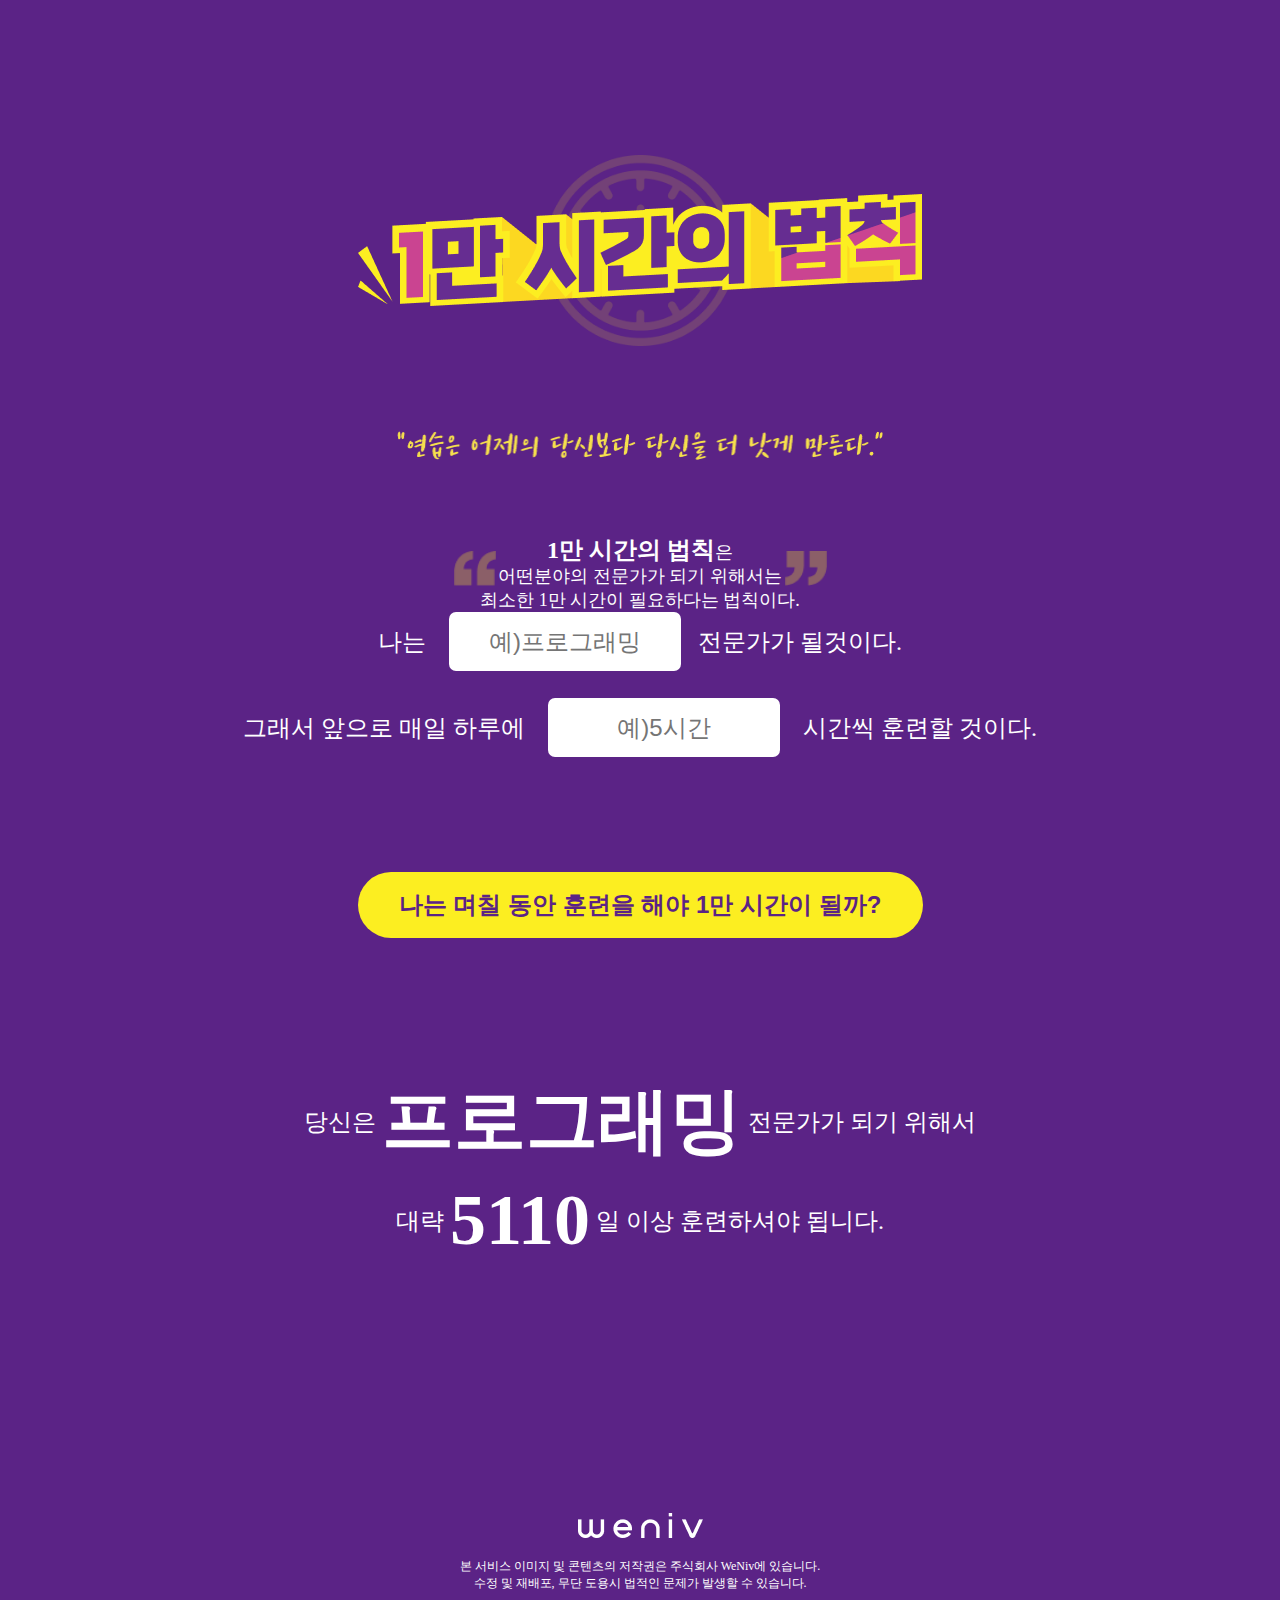
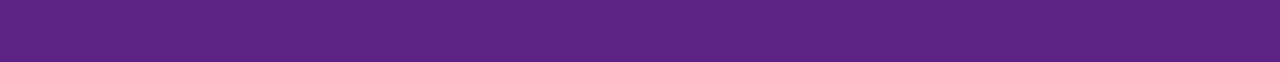
<file: index.html>
<!DOCTYPE html>
<html lang="en">

<head>
    <meta charset="UTF-8">
    <meta http-equiv="X-UA-Compatible" content="IE=edge">
    <meta name="viewport" content="width=device-width, initial-scale=1.0">
    <title>1만 시간의 법칙</title>
    <link rel="stylesheet" href="style/reset.css">
    <link rel="stylesheet" href="style/style.css">
</head>

<body>
    <div id="app">
        <h1 class="tit-law">
            <img src="images-law/title.png" alt="1만 시간의 법칙" class="img-tit">
        </h1>
        <img src="images-law/txt_subtitle.png" alt="연습은 어제의 당신보다 당신을 더 낫게 만든다." class="img-txt">
        <p class="txt-desc">
            <strong> 1만 시간의 법칙</strong>은<br> 어떤분야의 전문가가 되기 위해서는<br> 최소한 1만 시간이 필요하다는 법칙이다.
        </p>
        <p class="txt-wannabe">
            나는 <input type="text" placeholder="예)프로그래밍">전문가가 될것이다.
        </p>
        <p class="txt-time">
            그래서 앞으로 매일 하루에 <input type="text" placeholder="예)5시간"> 시간씩 훈련할 것이다.
        </p>
        <button type="button" class="btn-exc">나는 며칠 동안 훈련을 해야 1만 시간이 될까?</button>
        <div class="cont-result">
            <p class="txt-wannabe">
                당신은 <strong>프로그래밍</strong> 전문가가 되기 위해서
            </p>
            <p class="txt-time">
                대략 <strong>5110</strong> 일 이상 훈련하셔야 됩니다.
            </p>
        </div>
        <footer class="cont-footer">
            <img src="images-law/weniv.png" alt="weniv" class="img-footer">
            <p class="txt-footer">본 서비스 이미지 및 콘텐츠의 저작권은 주식회사 WeNiv에 있습니다.</p>
            <p class="txt-footer">
                수정 및 재배포, 무단 도용시 법적인 문제가 발생할 수 있습니다.
            </p>

        </footer>
    </div>

</body>

</html>
</file>
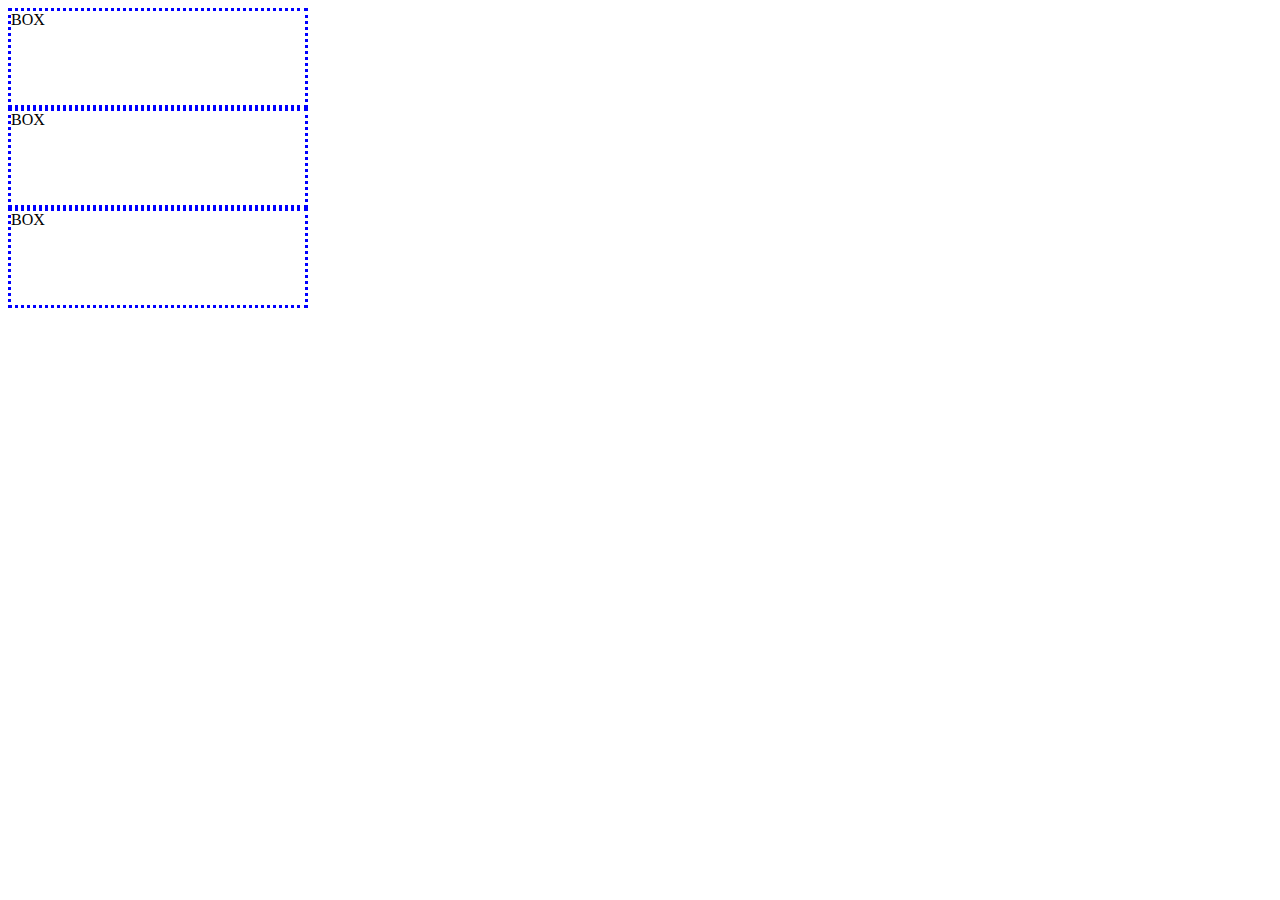
<file: quiz.html>
<!DOCTYPE html>
<html lang="ko">

<head>
    <meta charset="UTF-8">
    <meta http-equiv="X-UA-Compatible" content="IE=edge">
    <meta name="viewport" content="width=device-width, initial-scale=1.0">
    <title>Document</title>
    <style>
        div {
            width: 300px;

            height: 100px;
            border: 3px dotted blue;
            box-sizing: border-box;
            /* margin: 30px;
            padding-left: 30px;
            padding-right: 30px;
            background: green;
            padding-top: 40px;
            padding-bottom: 40px; */

        }
    </style>
</head>


<body>
    <div>
        BOX
    </div>

    <div>
        BOX
    </div>

    <div>
        BOX
    </div>



</body>

</html>
</file>
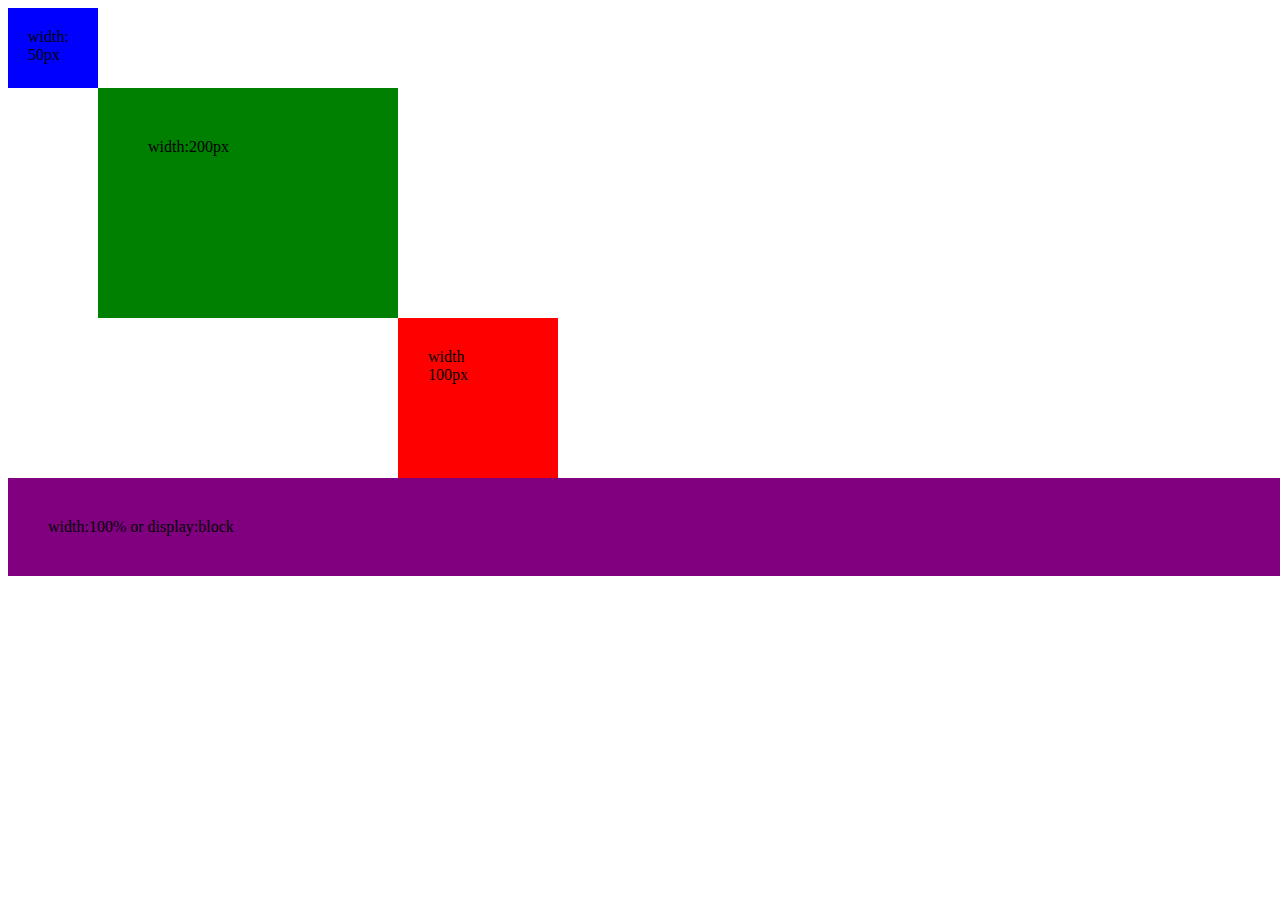
<file: quiz2.html>
<!DOCTYPE html>
<html lang="ko">

<head>
    <meta charset="UTF-8">
    <meta http-equiv="X-UA-Compatible" content="IE=edge">
    <meta name="viewport" content="width=device-width, initial-scale=1.0">
    <title>Document</title>
    <style>
        .box1 {
            width: 50px;
            height: 40px;
            background: blue;
            padding: 20px;

        }

        .box2 {
            width: 200px;
            height: 130px;
            margin-left: 90px;
            padding: 50px;
            background: green;
        }

        .box3 {
            width: 100px;
            height: 100px;
            background: red;
            margin-left: 390px;
            padding: 30px;
        }

        .box4 {
            width: 100%;
            background: purple;
            padding: 40px;
        }
    </style>
</head>


<body>
    <div class="box1">
        width:
        </br>
        50px
    </div>

    <div class="box2">
        width:200px
    </div>

    <div class="box3">
        width
        </br>
        100px
    </div>

    <div class="box4">
        width:100% or display:block
    </div>



</body>

</html>
</file>
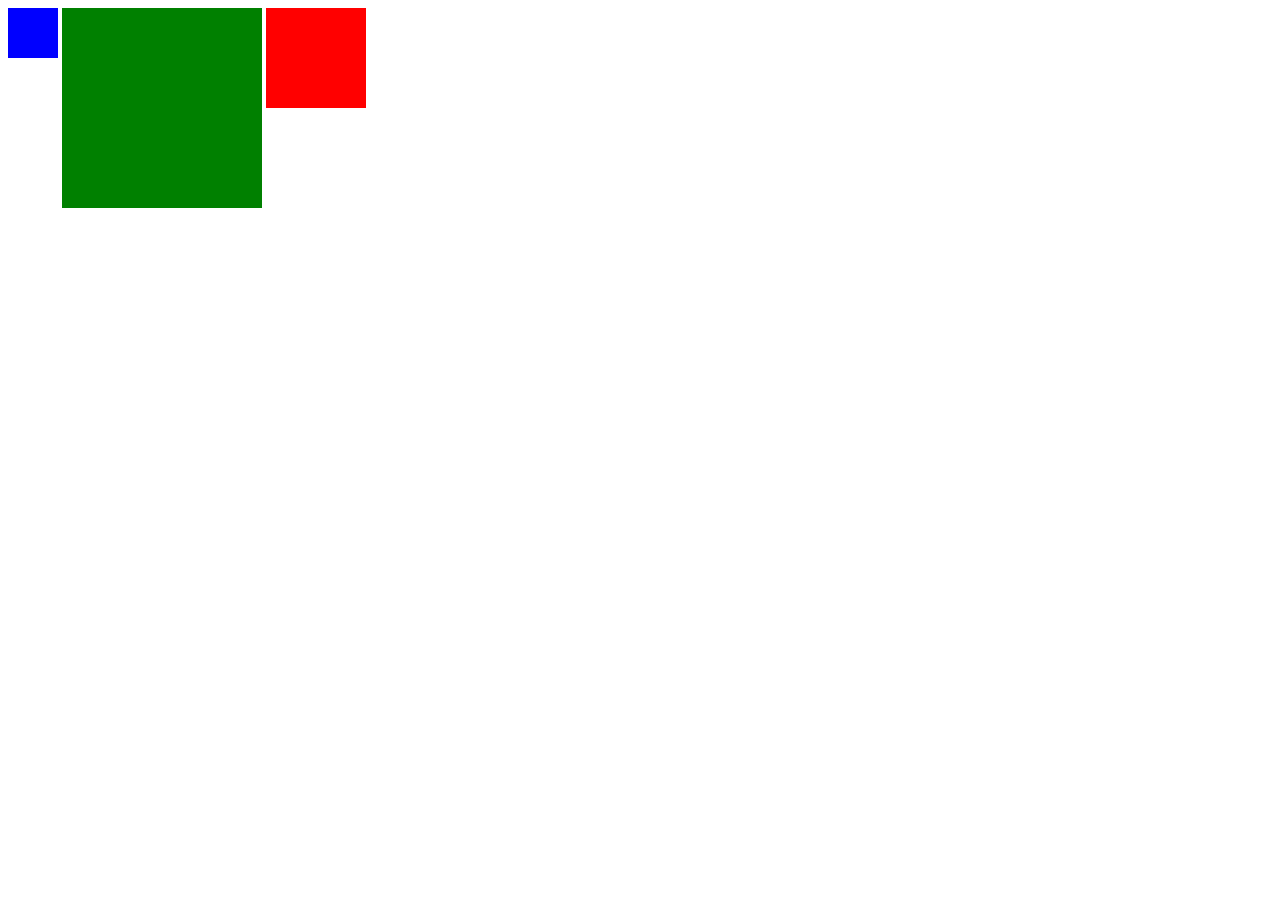
<file: quiz3.html>
<!DOCTYPE html>
<html lang="ko">

<head>
    <meta charset="UTF-8">
    <meta http-equiv="X-UA-Compatible" content="IE=edge">
    <meta name="viewport" content="width=device-width, initial-scale=1.0">
    <title>Document</title>
    <style>
        div {
            vertical-align: top;
            /* float: left; */
        }

        .box1 {
            display: inline-block;
            /* float: left; */
            width: 50px;
            height: 50px;
            background: blue;

        }

        .box2 {
            /* float: left; */
            display: inline-block;
            width: 200px;
            height: 200px;
            background: green;
        }

        .box3 {
            /* float: left; */
            display: inline-block;
            width: 100px;
            height: 100px;
            background: red;
        }

        .box4 {
            display: block;
            background: purple;

        }
    </style>
</head>


<body>
    <div class="box1">

    </div>

    <div class="box2">

    </div>

    <div class="box3">

    </div>
    <!-- 
    <div class="box4">
        width:100% or display:block
    </div> -->



</body>

</html>
</file>
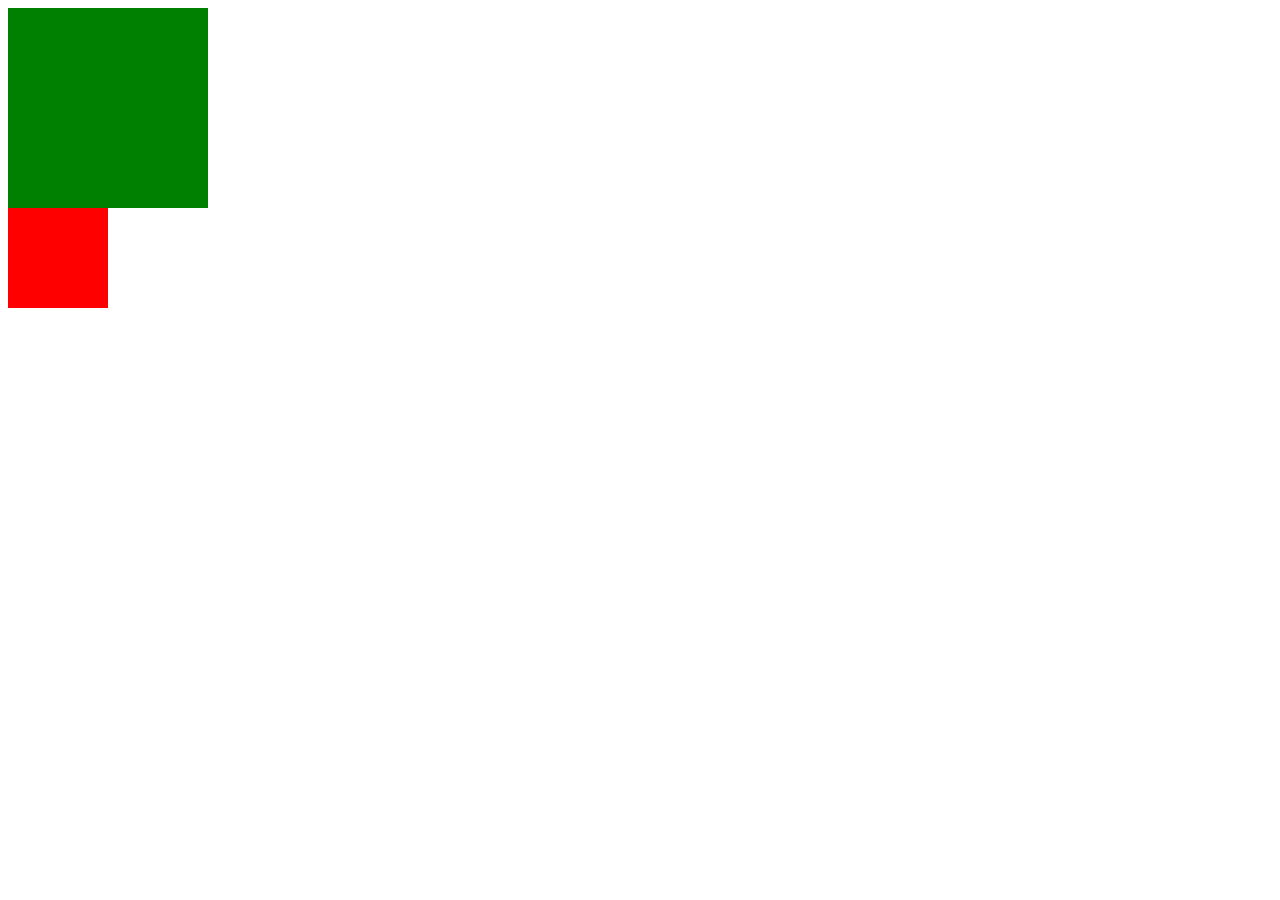
<file: quiz4.html>
<!DOCTYPE html>
<html lang="ko">

<head>
    <meta charset="UTF-8">
    <meta http-equiv="X-UA-Compatible" content="IE=edge">
    <meta name="viewport" content="width=device-width, initial-scale=1.0">
    <title>Document</title>
    <style>
        .clear-fix::after {
            display: block;
            content: '';
            clear: both;
        }

        div {
            vertical-align: top;

        }

        .box1 {
            float: left;
            width: 50px;
            height: 50px;
            background: blue;

        }

        .box2 {

            width: 200px;
            height: 200px;
            background: green;
        }

        .box3 {

            width: 100px;
            height: 100px;
            background: red;
        }

        .parent {}
    </style>
</head>


<body>
    <div class="parent clear-fix">

    </div>

    <div class="box2">

    </div>

    <div class="box3">

    </div>
    <div class="box4">

    </div>



</body>

</html>
</file>
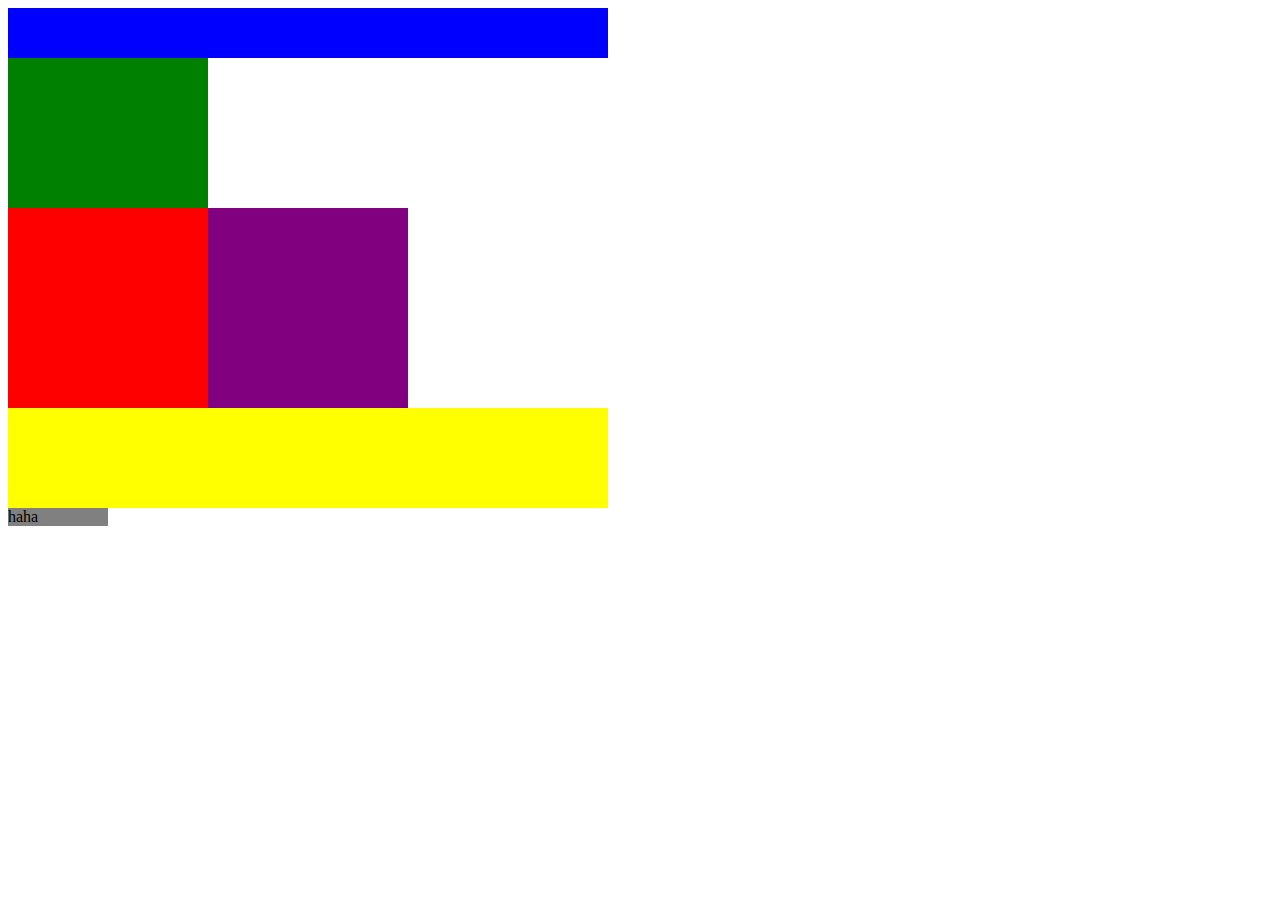
<file: quiz5.html>
<!DOCTYPE html>
<html lang="ko">

<head>
    <meta charset="UTF-8">
    <meta http-equiv="X-UA-Compatible" content="IE=edge">
    <meta name="viewport" content="width=device-width, initial-scale=1.0">
    <title>Document</title>
    <style>
        .box1 {
            float: left;
            width: 600px;
            height: 50px;
            background: blue;

        }

        .box2 {

            width: 200px;
            height: 200px;
            background: green;
        }

        .box3 {
            float: left;
            width: 200px;
            height: 200px;
            background: red;
        }


        .box4 {
            float: left;

            width: 200px;
            height: 200px;
            background: purple;
        }


        .box5 {

            width: 600px;
            height: 100px;
            background: yellow;
            clear: both;
        }

        #a {
            width: 100px;
            background-color: gray;
        }
    </style>
</head>


<body>
    <div class="box1"> </div>
    <div class="box2"> </div>
    <div class="box3"> </div>
    <div class="box4"> </div>
    <div class="box5"> </div>
    <div id="a">haha</div>



</body>

</html>
</file>
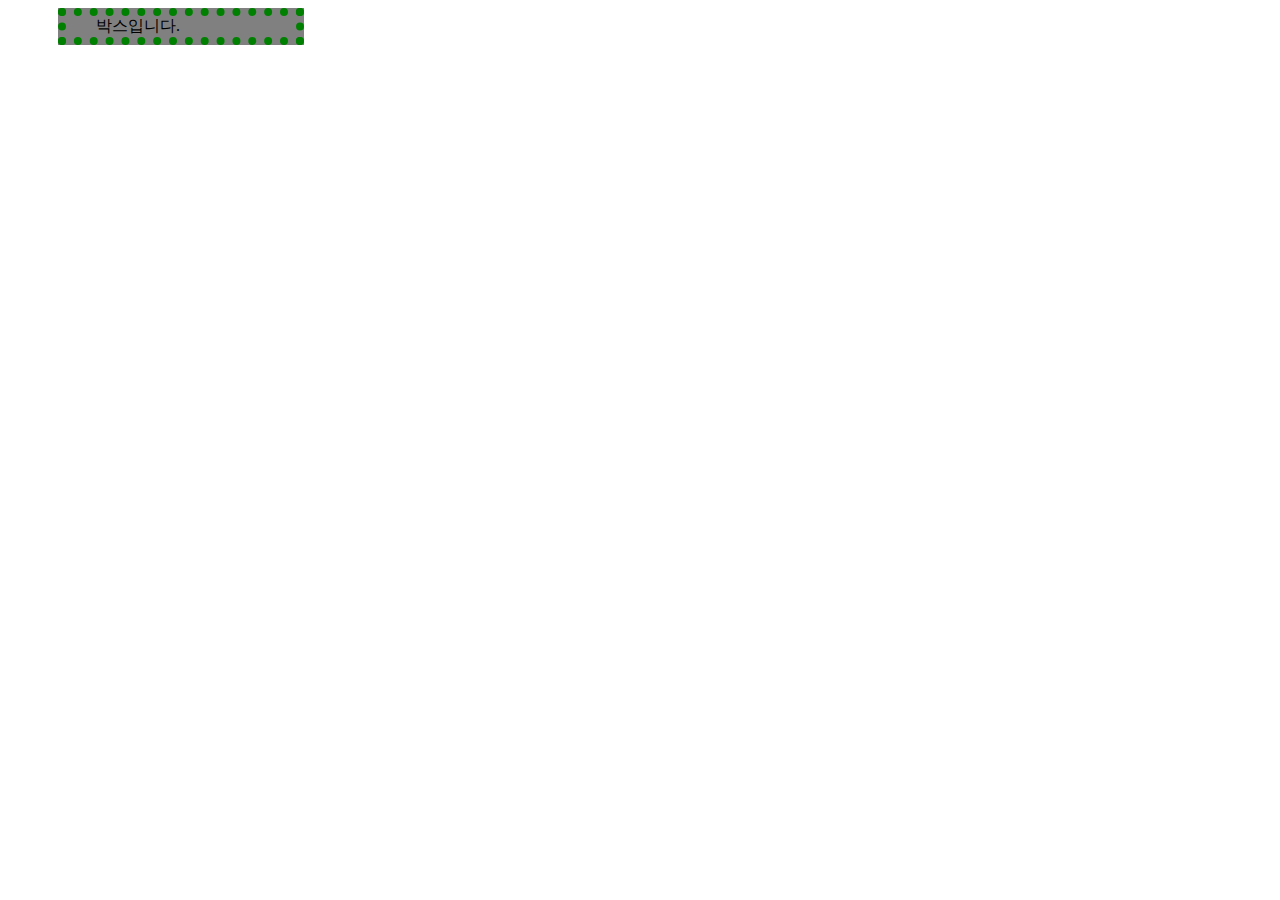
<file: test1.html>
<!DOCTYPE html>
<html lang="ko">

<head>
    <meta charset="UTF-8">
    <meta http-equiv="X-UA-Compatible" content="IE=edge">
    <meta name="viewport" content="width=device-width, initial-scale=1.0">
    <title>Document</title>
    <style>
        div {
            width: 200px;
            padding-left: 30px;
            margin-left: 50px;
            border: 8px dotted green;
            background: gray;

        }
    </style>
</head>


<body>
    <div>
        박스입니다.
    </div>

</body>

</html>
</file>
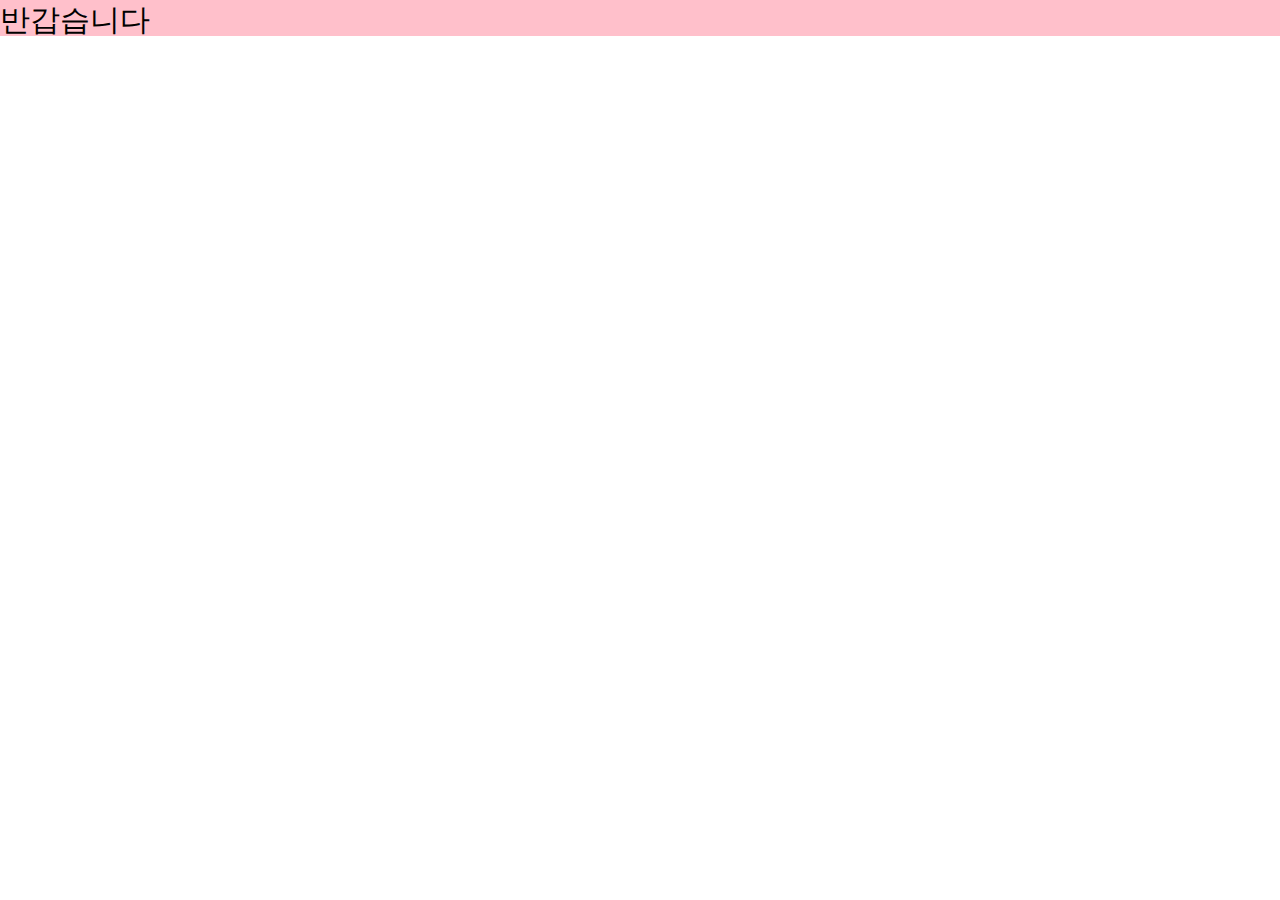
<file: test2 copy.html>
<!DOCTYPE html>
<html lang="ko">

<head>
    <meta charset="UTF-8">
    <meta http-equiv="X-UA-Compatible" content="IE=edge">
    <meta name="viewport" content="width=device-width, initial-scale=1.0">
    <title>나의 시크릿 피자 레시피</title>
    <style>
        body {
            margin: 0;
        }

        .parent {
            background: pink;
            height: 36px;
            overflow: hidden;
        }

        [class*="child"] {
            font-size: 30px;
        }

        .child-cont {
            position: relative;
            bottom: 0px;
            transition: all 2s;
        }

        .parent:hover .child-cont {
            bottom: 41px;
        }
    </style>
</head>


<body>

    <div class="parent">
        <div class="child-cont">
            <div class="child">안녕하세요 </div>
            <div class="child2">반갑습니다</div>

        </div>


    </div>

</body>






</html>
</file>
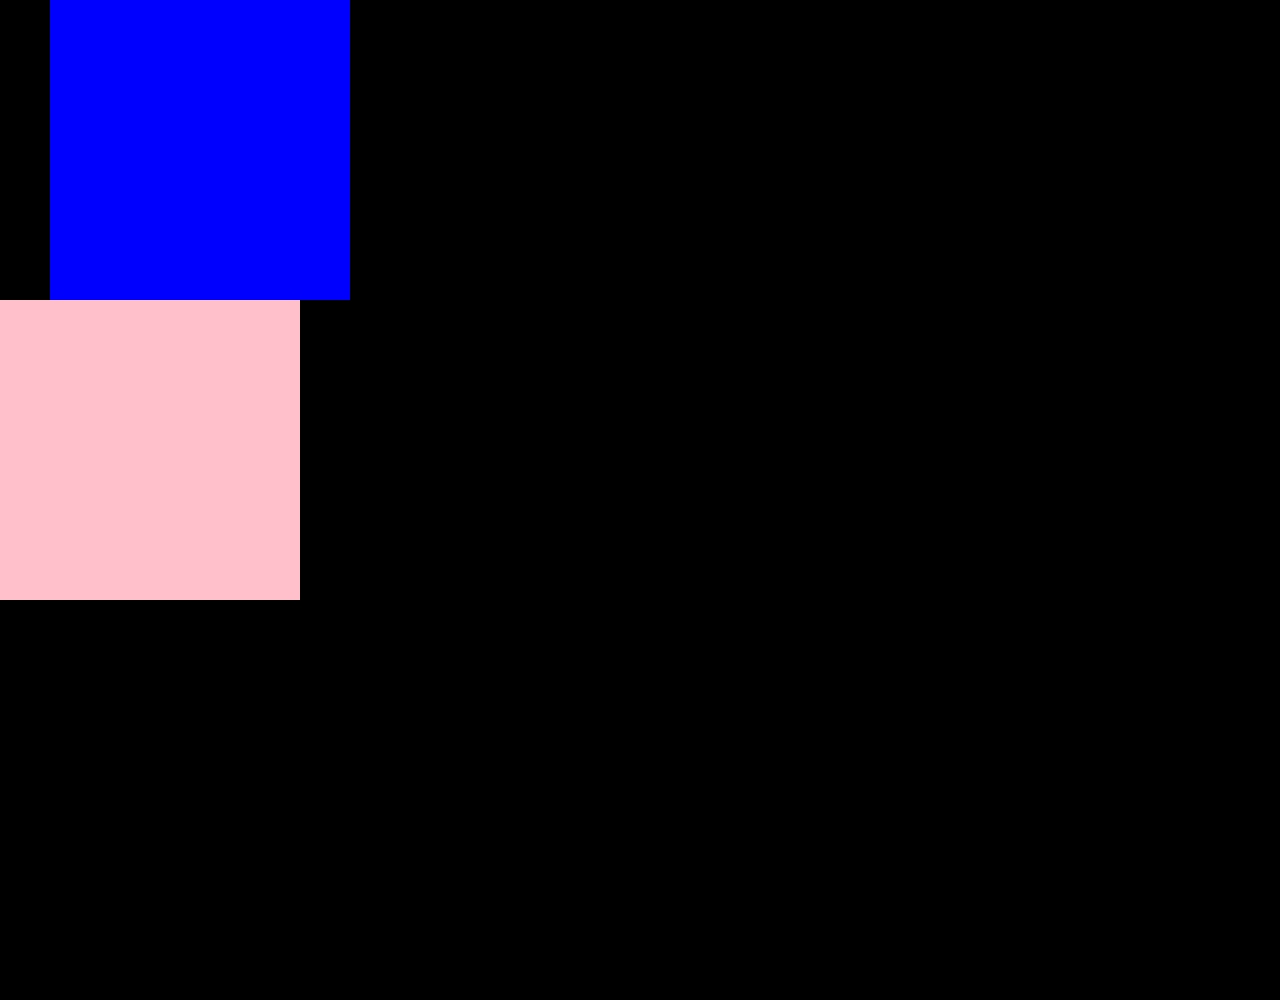
<file: test2.html>
<!DOCTYPE html>
<html lang="ko">

<head>
    <meta charset="UTF-8">
    <meta http-equiv="X-UA-Compatible" content="IE=edge">
    <meta name="viewport" content="width=device-width, initial-scale=1.0">
    <title>나의 시크릿 피자 레시피</title>
    <style>
        body {
            margin: 0;
        }

        .parent {
            height: 1000px;
            background: black;
        }

        .parent:hover .child {
            background: blue;
            left: 50px;
        }

        .child {
            position: relative;
            left: 0;
            width: 300px;
            height: 300px;
            background: green;
            transition: all cubic-bezier(.3, 1.49, .4, -1.26) 2s;

        }

        .child2 {

            width: 300px;
            height: 300px;
            background: pink;


        }
    </style>
</head>


<body>
    <div class=""></div>

</body>

<div class="parent">
    <div class="child"></div>
    <div class="child2"></div>

</div>

</html>
</file>
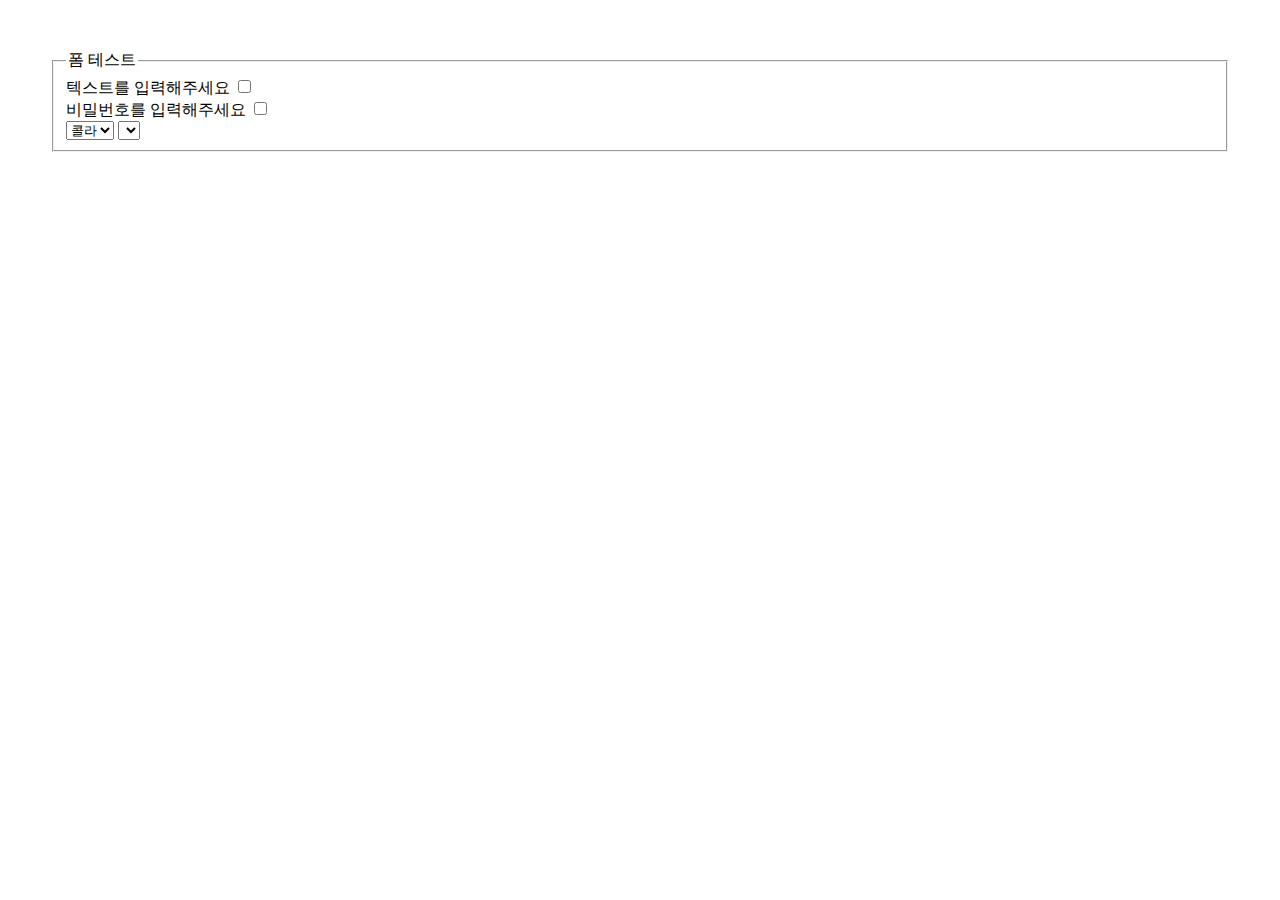
<file: transformTest copy.html>
<!DOCTYPE html>
<html lang="en">

<head>
    <meta charset="UTF-8">
    <meta http-equiv="X-UA-Compatible" content="IE=edge">
    <meta name="viewport" content="width=device-width, initial-scale=1.0">
    <title>Document</title>
    <style>
        body {
            margin: 0;
            padding: 50px;
        }
    </style>
</head>

<body>
    <form action="">
        <fieldset>
            <legend>폼 테스트</legend>
            <div>
                <label for="txt">텍스트를 입력해주세요</label>
                <input id="txt" type="checkbox" name="radioBtn">
            </div>

            <div>
                <label for="pw">비밀번호를 입력해주세요</label>
                <input id="pw" type="checkbox" name="radioBtn">
            </div>

            <select name="" id="">
                <option value="">콜라</option>
            </select>

            <select name="" id="">
                <option value=""></option>
            </select>


        </fieldset>




    </form>
</body>

</html>
</file>
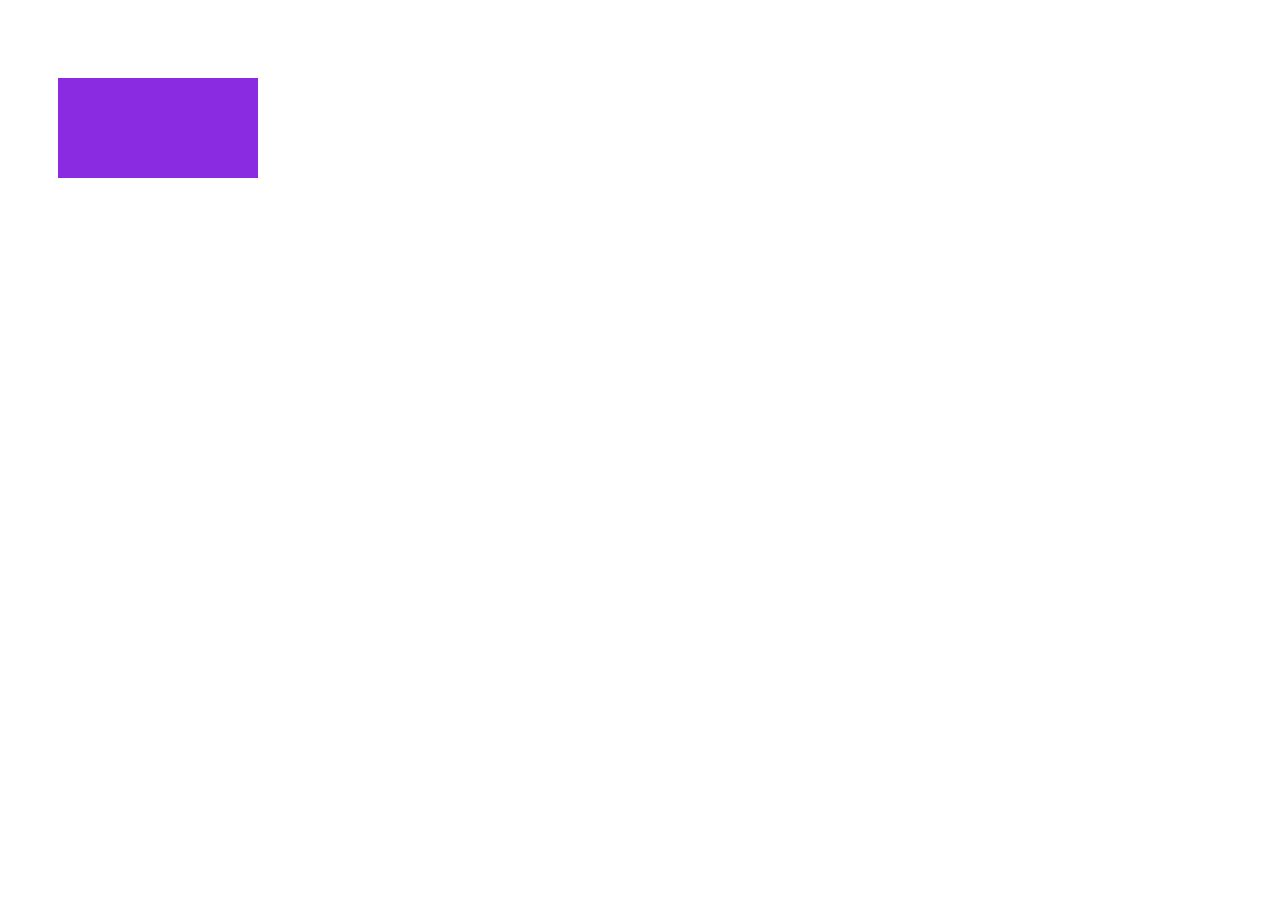
<file: transformTest.html>
<!DOCTYPE html>
<html lang="en">

<head>
    <meta charset="UTF-8">
    <meta http-equiv="X-UA-Compatible" content="IE=edge">
    <meta name="viewport" content="width=device-width, initial-scale=1.0">
    <title>Document</title>
    <style>
        div {
            width: 200px;
            height: 100px;
            background: blueviolet;
            /*transform: rotate(90deg);*/
            /*transform: scale(2); */
            transform: translate(50px, 70px);
        }

        .first {}
    </style>
</head>

<body>
    <div>

    </div>
</body>

</html>
</file>
<file: style/style.css>
@charset "utf-8";
html {
    background-color: #5B2386;
    text-align: center;
}

.tit-law {
    position: relative;
}

.tit-law::after {
    position: absolute;
    top: 50%;
    left: 50%;
    margin: -112px 0 0 -112px;
    display: block;
    content: '';
    width: 225px;
    height: 225px;
    background-image: url(../images-law/title_bg.png);
    background-size: 225px;
    z-index:-1;
}

.tit-law .img-tit {
    /*margin-top:;*/
    display: block;
    margin: 194px auto 0;
    width: 564px;
    height: 112px;
}

.img-txt {
    display: block;
    width: 486px;
    height: 29px;
    margin: 125px auto 78px;
}

.txt-desc {
    position: relative;
    width: 373px;
    font-size: 18px;
    line-height: 24px;
    margin: 0 auto;
    color: #fff;
}

.txt-desc strong {
    font-weight: 700;
    font-size: 24px;
    line-height: 24px;
}

.txt-desc::before , .txt-desc::after{
    position: absolute;
    left: 0;
    top:13px;
    display: block;
    content: '';
    width: 42px;
    height: 35px;
    background-image: url(../images-law/txt-left.png);
    background-size: 42px 35px;
}

.txt-desc::after {
    left: auto;
    right: 0;
    background-image: url(../images-law/txt-right.png);


}

.txt-wannabe, .txt-time{
    color: #fff;
    font-size: 24px;
    line-height: 24px;
}

.txt-wannabe {
    margin-bottom: 27px;
}

.txt-wannabe strong, .txt-time strong{
    font-weight: bold;
    font-size: 72px;
    line-height: 72px;
    vertical-align: -15px;
}


.txt-wannabe input, .txt-time input {
    width: 228px;
    height: 57px;
    margin: 0 17px;
    border-radius: 7px;
    border: none;
    font-size: 24px;
    text-align: center;
}

.btn-exc {
    width: 565px;
    height: 66px;
    margin: 115px 0 147px;
    font-size: 24px;
    line-height: 24px;
    border-radius: 56px;
    font-weight: bold;
    background: #FCEE21;
    color: #5B2386;
    border: none;

}

.img-footer{
    display: block;
    width: 125px;
    height: 25px;
    margin: 0 auto 20px;
}

.cont-footer {
    margin-top: 257px;
    margin-bottom: 70px;
    margin: 257px 0 70px 0;
}

.cont-footer .txt-footer {
    font-size: 12px;
    line-height: 17px;
    color: #fff;

}
</file>
